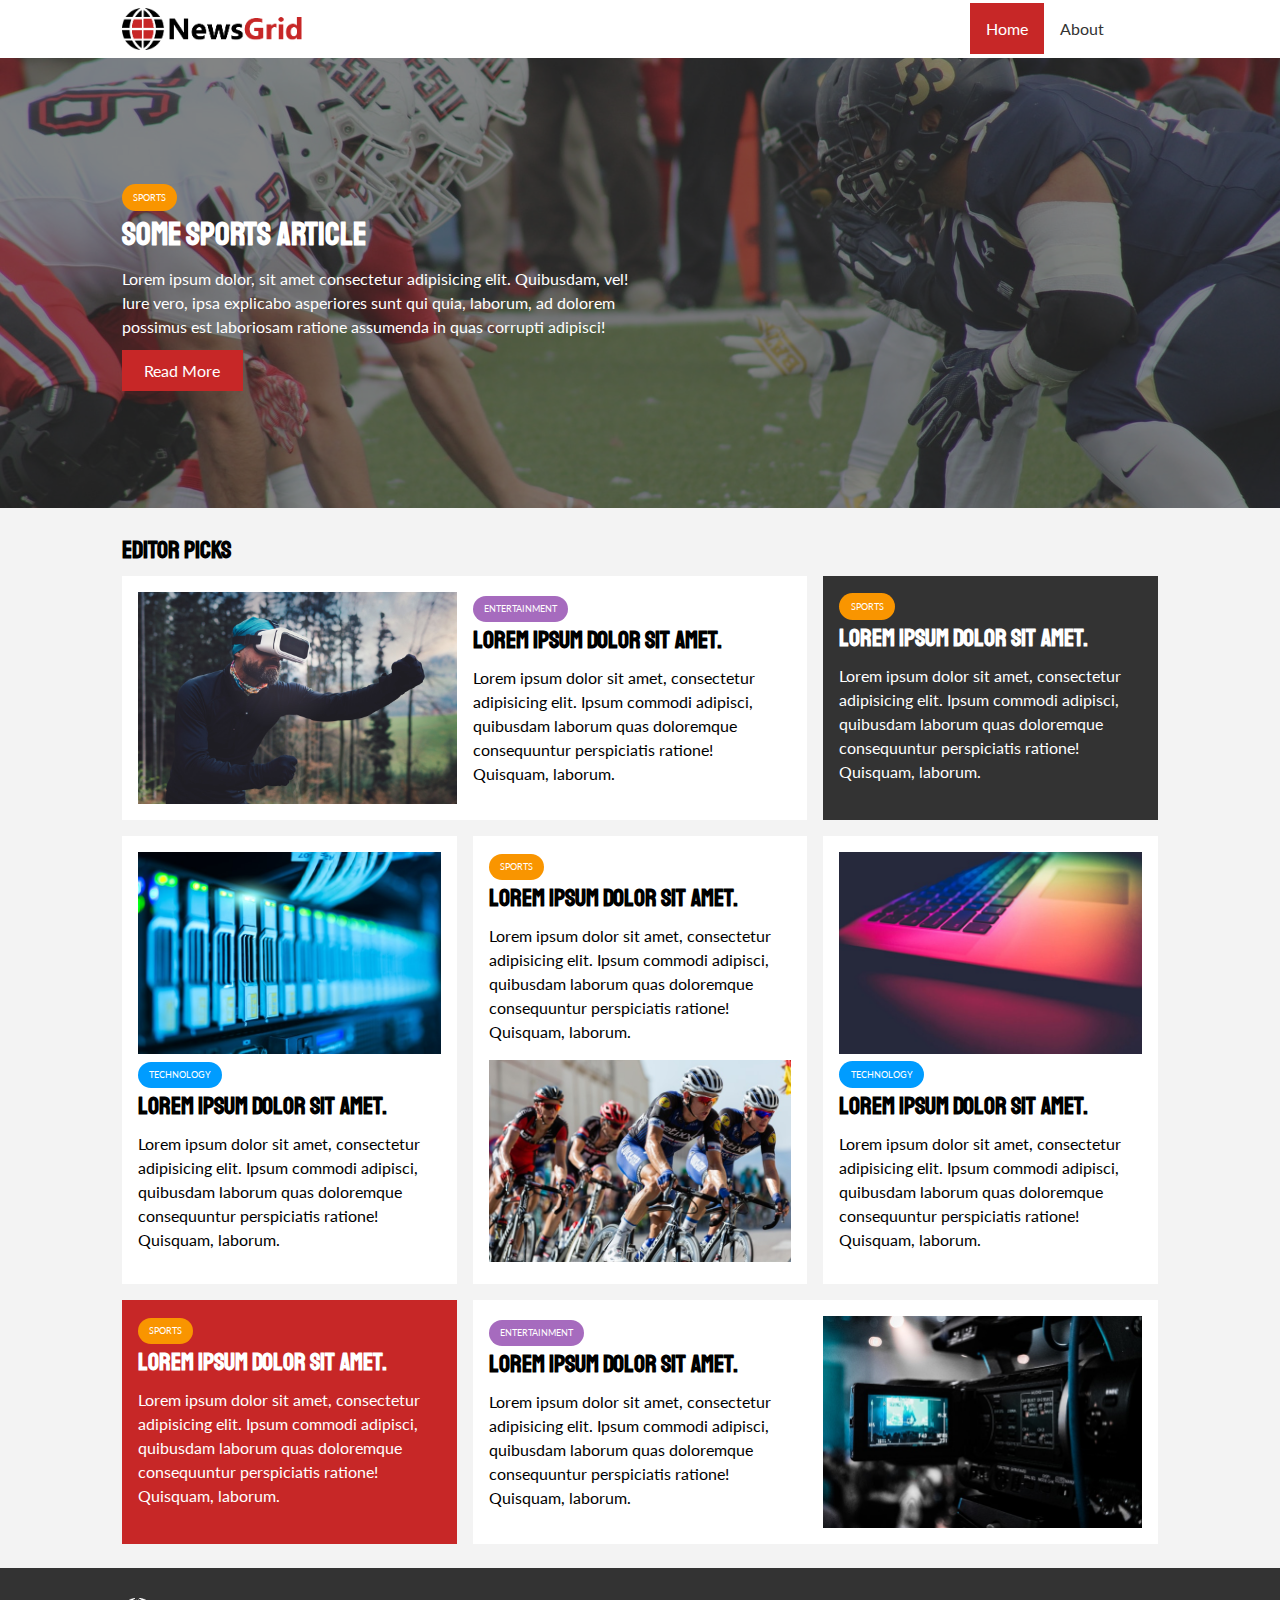
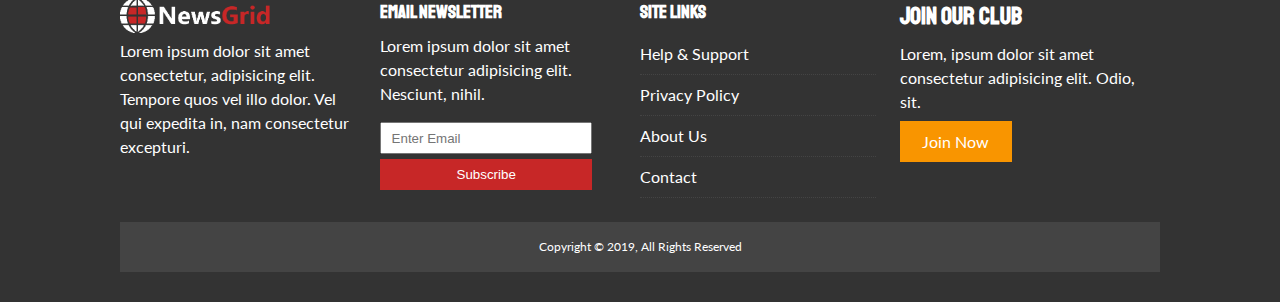
<file: index.html>
<!DOCTYPE html>
<html lang="en">
  <head>
    <meta charset="UTF-8" />
    <meta http-equiv="X-UA-Compatible" content="IE=edge" />
    <meta name="viewport" content="width=device-width, initial-scale=1.0" />
    <title>NewsGrid | Latest News</title>
    <link
      rel="stylesheet"
      href="https://cdnjs.cloudflare.com/ajax/libs/font-awesome/6.1.1/css/all.min.css"
      integrity="sha512-KfkfwYDsLkIlwQp6LFnl8zNdLGxu9YAA1QvwINks4PhcElQSvqcyVLLD9aMhXd13uQjoXtEKNosOWaZqXgel0g=="
      crossorigin="anonymous"
      referrerpolicy="no-referrer"
    />

    <link rel="stylesheet" href="./css/style.css" />
    <link rel="stylesheet" href="./css/mobile.css" />
    <link rel="shortcut icon" type="image/x-icon" href="/favicon.ico" />
  </head>
  <body>
    <nav id="main-nav">
      <div class="content">
        <img src="./images/logo.png" alt="NewsGrid" class="logo" />
        <div class="social">
          <a href="http://facebook.com" target="_black"
            ><i class="fa-brands fa-facebook-square fa-2x"></i
          ></a>
          <a href="http://twitter.com" target="_black"
            ><i class="fa-brands fa-twitter-square fa-2x"></i
          ></a>
          <a href="http://instagram.com" target="_black"
            ><i class="fa-brands fa-instagram-square fa-2x"></i
          ></a>
          <a href="http://youtube.com" target="_black"
            ><i class="fa-brands fa-youtube-square fa-2x"></i
          ></a>
        </div>
        <ul>
          <li><a class="current" href="index.html">Home</a></li>
          <li><a href="about.html">About</a></li>
        </ul>
      </div>
    </nav>

    <!-- Show-content -->

    <header id="show-content">
      <div class="content">
        <div class="show-content-container">
          <div class="category sports-category">SPORTS</div>
          <h1>SOME SPORTS ARTICLE</h1>
          <p>
            Lorem ipsum dolor, sit amet consectetur adipisicing elit. Quibusdam,
            vel! Iure vero, ipsa explicabo asperiores sunt qui quia, laborum, ad
            dolorem possimus est laboriosam ratione assumenda in quas corrupti
            adipisci!
          </p>
          <a href="article.html" class="btn">Read More</a>
        </div>
      </div>
    </header>
    <!-- Home-Articles -->
    <section id="home-articles" class="py-1">
      <div class="content">
        <h2>EDITOR PICKS</h2>
        <div class="home-articles-container">
          <article class="card">
            <img src="./images/articles/ent1.jpg" alt="" />
            <div>
              <div class="category ent-category">ENTERTAINMENT</div>
              <h2>Lorem ipsum dolor sit amet.</h2>
              <p>
                Lorem ipsum dolor sit amet, consectetur adipisicing elit. Ipsum
                commodi adipisci, quibusdam laborum quas doloremque consequuntur
                perspiciatis ratione! Quisquam, laborum.
              </p>
            </div>
          </article>

          <article class="card bg-dark">
            <div class="category sports-category">SPORTS</div>
            <h2>Lorem ipsum dolor sit amet.</h2>
            <p>
              Lorem ipsum dolor sit amet, consectetur adipisicing elit. Ipsum
              commodi adipisci, quibusdam laborum quas doloremque consequuntur
              perspiciatis ratione! Quisquam, laborum.
            </p>
          </article>

          <article class="card">
            <img src="./images/articles/tech1.jpg" alt="" />
            <div>
              <div class="category tech-category">TECHNOLOGY</div>
              <h2>Lorem ipsum dolor sit amet.</h2>
              <p>
                Lorem ipsum dolor sit amet, consectetur adipisicing elit. Ipsum
                commodi adipisci, quibusdam laborum quas doloremque consequuntur
                perspiciatis ratione! Quisquam, laborum.
              </p>
            </div>
          </article>

          <article class="card">
            <div>
              <div class="category sports-category">SPORTS</div>
              <h2>Lorem ipsum dolor sit amet.</h2>
              <p>
                Lorem ipsum dolor sit amet, consectetur adipisicing elit. Ipsum
                commodi adipisci, quibusdam laborum quas doloremque consequuntur
                perspiciatis ratione! Quisquam, laborum.
              </p>
            </div>
            <img src="./images/articles/sports1.jpg" alt="" />
          </article>

          <article class="card">
            <img src="./images/articles/tech2.jpg" alt="" />
            <div>
              <div class="category tech-category">TECHNOLOGY</div>
              <h2>Lorem ipsum dolor sit amet.</h2>
              <p>
                Lorem ipsum dolor sit amet, consectetur adipisicing elit. Ipsum
                commodi adipisci, quibusdam laborum quas doloremque consequuntur
                perspiciatis ratione! Quisquam, laborum.
              </p>
            </div>
          </article>

          <article class="card bg-red">
            <div class="category sports-category">SPORTS</div>
            <h2>Lorem ipsum dolor sit amet.</h2>
            <p>
              Lorem ipsum dolor sit amet, consectetur adipisicing elit. Ipsum
              commodi adipisci, quibusdam laborum quas doloremque consequuntur
              perspiciatis ratione! Quisquam, laborum.
            </p>
          </article>

          <article class="card">
            <div>
              <div class="category ent-category">ENTERTAINMENT</div>
              <h2>Lorem ipsum dolor sit amet.</h2>
              <p>
                Lorem ipsum dolor sit amet, consectetur adipisicing elit. Ipsum
                commodi adipisci, quibusdam laborum quas doloremque consequuntur
                perspiciatis ratione! Quisquam, laborum.
              </p>
            </div>
            <img src="./images/articles/ent2.jpg" alt="" />
          </article>
        </div>
      </div>
    </section>
    <footer id="main-footer">
      <div class="content footer-container">
        <div>
          <img src="./images/logo_light.png" alt="" />
          <p>
            Lorem ipsum dolor sit amet consectetur, adipisicing elit. Tempore
            quos vel illo dolor. Vel qui expedita in, nam consectetur excepturi.
          </p>
        </div>
        <div>
          <h3>Email Newsletter</h3>
          <p>
            Lorem ipsum dolor sit amet consectetur adipisicing elit. Nesciunt,
            nihil.
          </p>
          <input type="email" placeholder="Enter Email" />
          <input type="submit" value="Subscribe" class="btn" />
        </div>
        <div class="list">
          <h3>Site Links</h3>
          <ul>
            <li><a href="#">Help & Support</a></li>
            <li><a href="#">Privacy Policy</a></li>
            <li><a href="#">About Us</a></li>
            <li><a href="#">Contact</a></li>
          </ul>
        </div>
        <div>
          <h2>Join Our Club</h2>
          <p>
            Lorem, ipsum dolor sit amet consectetur adipisicing elit. Odio, sit.
          </p>
          <a href="#" class="btn btn-yellow">Join Now</a>
        </div>
        <div><p>Copyright &copy; 2019, All Rights Reserved</p></div>
      </div>
    </footer>
  </body>
</html>
</file>
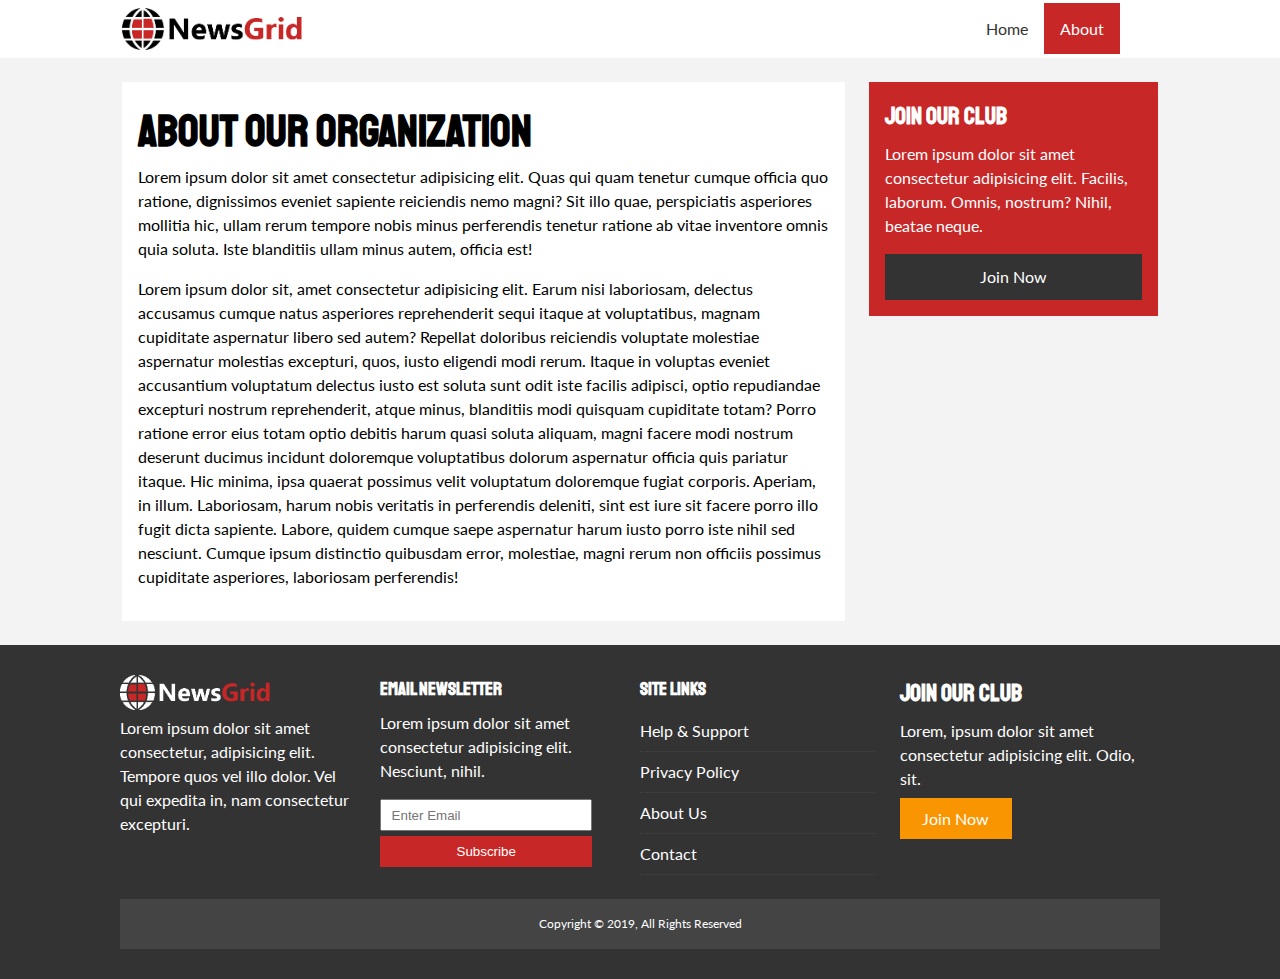
<file: about.html>
<!DOCTYPE html>
<html lang="en">
  <head>
    <meta charset="UTF-8" />
    <meta http-equiv="X-UA-Compatible" content="IE=edge" />
    <meta name="viewport" content="width=device-width, initial-scale=1.0" />
    <title>NewsGrid | About</title>
    <link
      rel="stylesheet"
      href="https://cdnjs.cloudflare.com/ajax/libs/font-awesome/6.1.1/css/all.min.css"
      integrity="sha512-KfkfwYDsLkIlwQp6LFnl8zNdLGxu9YAA1QvwINks4PhcElQSvqcyVLLD9aMhXd13uQjoXtEKNosOWaZqXgel0g=="
      crossorigin="anonymous"
      referrerpolicy="no-referrer"
    />

    <link rel="stylesheet" href="./css/style.css" />
    <link rel="stylesheet" href="./css/mobile.css" />
    <link rel="shortcut icon" type="image/x-icon" href="/favicon.ico" />
  </head>
  <body>
    <!-- Navbar -->
    <nav id="main-nav">
      <div class="content">
        <img src="./images/logo.png" alt="NewsGrid" class="logo" />
        <div class="social">
          <a href="http://facebook.com" target="_black"
            ><i class="fa-brands fa-facebook-square fa-2x"></i
          ></a>
          <a href="http://twitter.com" target="_black"
            ><i class="fa-brands fa-twitter-square fa-2x"></i
          ></a>
          <a href="http://instagram.com" target="_black"
            ><i class="fa-brands fa-instagram-square fa-2x"></i
          ></a>
          <a href="http://youtube.com" target="_black"
            ><i class="fa-brands fa-youtube-square fa-2x"></i
          ></a>
        </div>
        <ul>
          <li><a href="index.html">Home</a></li>
          <li><a class="current" href="about.html">About</a></li>
        </ul>
      </div>
    </nav>
    <!-- page-content -->
    <section id="about">
      <div class="content">
        <div class="page-container py-1">
          <article class="card">
            <h3 class="l-heading">About Our Organization</h3>
            <p>
              Lorem ipsum dolor sit amet consectetur adipisicing elit. Quas qui
              quam tenetur cumque officia quo ratione, dignissimos eveniet
              sapiente reiciendis nemo magni? Sit illo quae, perspiciatis
              asperiores mollitia hic, ullam rerum tempore nobis minus
              perferendis tenetur ratione ab vitae inventore omnis quia soluta.
              Iste blanditiis ullam minus autem, officia est!
            </p>
            <p>
              Lorem ipsum dolor sit, amet consectetur adipisicing elit. Earum
              nisi laboriosam, delectus accusamus cumque natus asperiores
              reprehenderit sequi itaque at voluptatibus, magnam cupiditate
              aspernatur libero sed autem? Repellat doloribus reiciendis
              voluptate molestiae aspernatur molestias excepturi, quos, iusto
              eligendi modi rerum. Itaque in voluptas eveniet accusantium
              voluptatum delectus iusto est soluta sunt odit iste facilis
              adipisci, optio repudiandae excepturi nostrum reprehenderit, atque
              minus, blanditiis modi quisquam cupiditate totam? Porro ratione
              error eius totam optio debitis harum quasi soluta aliquam, magni
              facere modi nostrum deserunt ducimus incidunt doloremque
              voluptatibus dolorum aspernatur officia quis pariatur itaque. Hic
              minima, ipsa quaerat possimus velit voluptatum doloremque fugiat
              corporis. Aperiam, in illum. Laboriosam, harum nobis veritatis in
              perferendis deleniti, sint est iure sit facere porro illo fugit
              dicta sapiente. Labore, quidem cumque saepe aspernatur harum iusto
              porro iste nihil sed nesciunt. Cumque ipsum distinctio quibusdam
              error, molestiae, magni rerum non officiis possimus cupiditate
              asperiores, laboriosam perferendis!
            </p>
          </article>
          <aside class="card bg-red">
            <h2>JOIN OUR CLUB</h2>
            <p>
              Lorem ipsum dolor sit amet consectetur adipisicing elit. Facilis,
              laborum. Omnis, nostrum? Nihil, beatae neque.
            </p>
            <a href="#" class="btn bg-dark btn-block">Join Now</a>
          </aside>
        </div>
      </div>
    </section>

    <!-- Footer -->

    <footer id="main-footer">
      <div class="content footer-container">
        <div>
          <img src="./images/logo_light.png" alt="" />
          <p>
            Lorem ipsum dolor sit amet consectetur, adipisicing elit. Tempore
            quos vel illo dolor. Vel qui expedita in, nam consectetur excepturi.
          </p>
        </div>
        <div>
          <h3>Email Newsletter</h3>
          <p>
            Lorem ipsum dolor sit amet consectetur adipisicing elit. Nesciunt,
            nihil.
          </p>
          <input type="email" placeholder="Enter Email" />
          <input type="submit" value="Subscribe" class="btn" />
        </div>
        <div class="list">
          <h3>Site Links</h3>
          <ul>
            <li><a href="#">Help & Support</a></li>
            <li><a href="#">Privacy Policy</a></li>
            <li><a href="#">About Us</a></li>
            <li><a href="#">Contact</a></li>
          </ul>
        </div>
        <div>
          <h2>Join Our Club</h2>
          <p>
            Lorem, ipsum dolor sit amet consectetur adipisicing elit. Odio, sit.
          </p>
          <a href="#" class="btn btn-yellow">Join Now</a>
        </div>
        <div><p>Copyright &copy; 2019, All Rights Reserved</p></div>
      </div>
    </footer>
  </body>
</html>
</file>
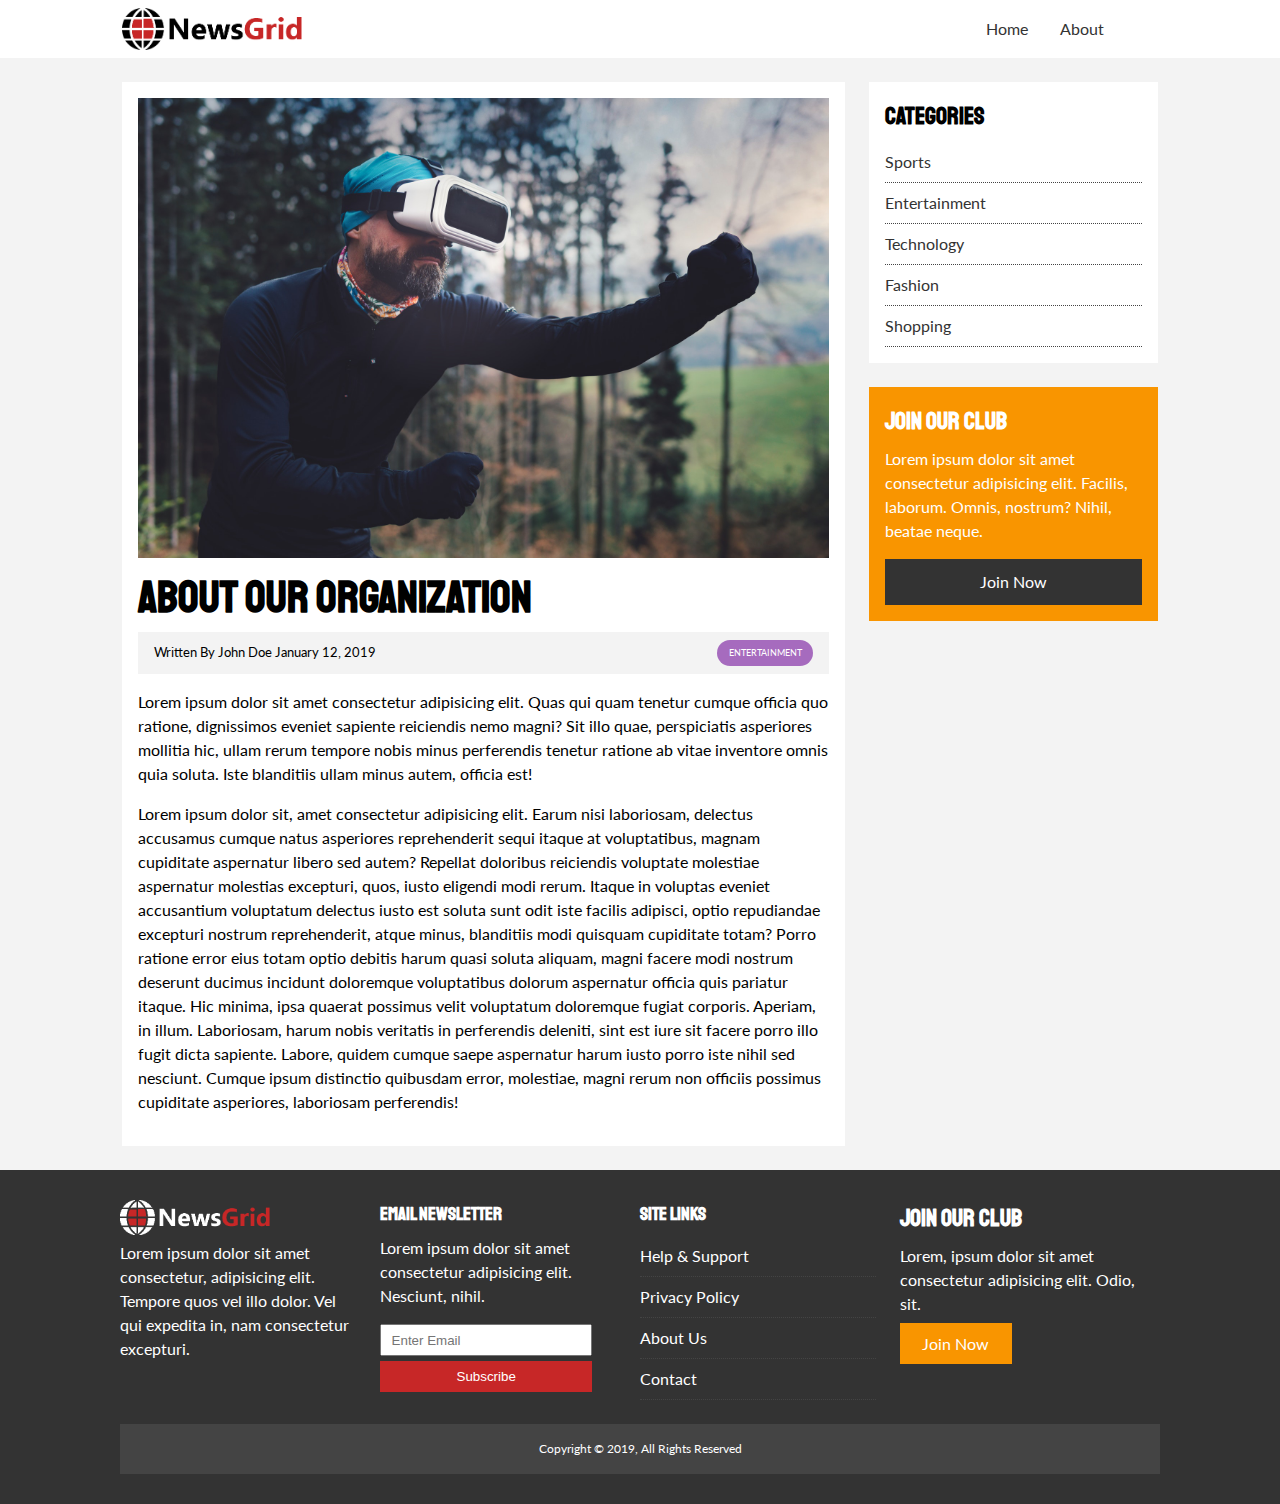
<file: article.html>
<!DOCTYPE html>
<html lang="en">
  <head>
    <meta charset="UTF-8" />
    <meta http-equiv="X-UA-Compatible" content="IE=edge" />
    <meta name="viewport" content="width=device-width, initial-scale=1.0" />
    <title>NewsGrid | Latest News</title>
    <link
      rel="stylesheet"
      href="https://cdnjs.cloudflare.com/ajax/libs/font-awesome/6.1.1/css/all.min.css"
      integrity="sha512-KfkfwYDsLkIlwQp6LFnl8zNdLGxu9YAA1QvwINks4PhcElQSvqcyVLLD9aMhXd13uQjoXtEKNosOWaZqXgel0g=="
      crossorigin="anonymous"
      referrerpolicy="no-referrer"
    />

    <link rel="stylesheet" href="./css/style.css" />
    <link rel="stylesheet" href="./css/mobile.css" />
    <link rel="shortcut icon" type="image/x-icon" href="/favicon.ico" />
  </head>
  <body>
    <!-- Navbar -->
    <nav id="main-nav">
      <div class="content">
        <img src="./images/logo.png" alt="NewsGrid" class="logo" />
        <div class="social">
          <a href="http://facebook.com" target="_black"
            ><i class="fa-brands fa-facebook-square fa-2x"></i
          ></a>
          <a href="http://twitter.com" target="_black"
            ><i class="fa-brands fa-twitter-square fa-2x"></i
          ></a>
          <a href="http://instagram.com" target="_black"
            ><i class="fa-brands fa-instagram-square fa-2x"></i
          ></a>
          <a href="http://youtube.com" target="_black"
            ><i class="fa-brands fa-youtube-square fa-2x"></i
          ></a>
        </div>
        <ul>
          <li><a href="index.html">Home</a></li>
          <li><a href="about.html">About</a></li>
        </ul>
      </div>
    </nav>
    <!-- page-content -->
    <section id="article-page">
      <div class="content">
        <div class="page-container py-1">
          <article class="card">
            <img src="./images/articles/ent1.jpg" src="" />
            <h3 class="l-heading">About Our Organization</h3>
            <div class="author">
              <div>
                <p>
                  <i class="fa-solid fa-user"></i> Written By John Doe January
                  12, 2019
                </p>
              </div>
              <div class="category ent-category">ENTERTAINMENT</div>
            </div>

            <p>
              Lorem ipsum dolor sit amet consectetur adipisicing elit. Quas qui
              quam tenetur cumque officia quo ratione, dignissimos eveniet
              sapiente reiciendis nemo magni? Sit illo quae, perspiciatis
              asperiores mollitia hic, ullam rerum tempore nobis minus
              perferendis tenetur ratione ab vitae inventore omnis quia soluta.
              Iste blanditiis ullam minus autem, officia est!
            </p>
            <p>
              Lorem ipsum dolor sit, amet consectetur adipisicing elit. Earum
              nisi laboriosam, delectus accusamus cumque natus asperiores
              reprehenderit sequi itaque at voluptatibus, magnam cupiditate
              aspernatur libero sed autem? Repellat doloribus reiciendis
              voluptate molestiae aspernatur molestias excepturi, quos, iusto
              eligendi modi rerum. Itaque in voluptas eveniet accusantium
              voluptatum delectus iusto est soluta sunt odit iste facilis
              adipisci, optio repudiandae excepturi nostrum reprehenderit, atque
              minus, blanditiis modi quisquam cupiditate totam? Porro ratione
              error eius totam optio debitis harum quasi soluta aliquam, magni
              facere modi nostrum deserunt ducimus incidunt doloremque
              voluptatibus dolorum aspernatur officia quis pariatur itaque. Hic
              minima, ipsa quaerat possimus velit voluptatum doloremque fugiat
              corporis. Aperiam, in illum. Laboriosam, harum nobis veritatis in
              perferendis deleniti, sint est iure sit facere porro illo fugit
              dicta sapiente. Labore, quidem cumque saepe aspernatur harum iusto
              porro iste nihil sed nesciunt. Cumque ipsum distinctio quibusdam
              error, molestiae, magni rerum non officiis possimus cupiditate
              asperiores, laboriosam perferendis!
            </p>
          </article>
          <aside class="card list">
            <h2>Categories</h2>
            <ul>
              <li>
                <a href="#"><i class="fa-solid fa-chevron-right"></i> Sports</a>
              </li>
              <li>
                <a href="#"
                  ><i class="fa-solid fa-chevron-right"></i> Entertainment</a
                >
              </li>
              <li>
                <a href="#"
                  ><i class="fa-solid fa-chevron-right"></i> Technology</a
                >
              </li>
              <li>
                <a href="#"
                  ><i class="fa-solid fa-chevron-right"></i> Fashion</a
                >
              </li>
              <li>
                <a href="#"
                  ><i class="fa-solid fa-chevron-right"></i> Shopping</a
                >
              </li>
            </ul>
          </aside>
          <aside class="card bg-yellow">
            <h2>JOIN OUR CLUB</h2>
            <p>
              Lorem ipsum dolor sit amet consectetur adipisicing elit. Facilis,
              laborum. Omnis, nostrum? Nihil, beatae neque.
            </p>
            <a href="#" class="btn bg-dark btn-block">Join Now</a>
          </aside>
        </div>
      </div>
    </section>

    <!-- Footer -->

    <footer id="main-footer">
      <div class="content footer-container">
        <div>
          <img src="./images/logo_light.png" alt="" />
          <p>
            Lorem ipsum dolor sit amet consectetur, adipisicing elit. Tempore
            quos vel illo dolor. Vel qui expedita in, nam consectetur excepturi.
          </p>
        </div>
        <div>
          <h3>Email Newsletter</h3>
          <p>
            Lorem ipsum dolor sit amet consectetur adipisicing elit. Nesciunt,
            nihil.
          </p>
          <input type="email" placeholder="Enter Email" />
          <input type="submit" value="Subscribe" class="btn" />
        </div>
        <div class="list">
          <h3>Site Links</h3>
          <ul>
            <li><a href="#">Help & Support</a></li>
            <li><a href="#">Privacy Policy</a></li>
            <li><a href="#">About Us</a></li>
            <li><a href="#">Contact</a></li>
          </ul>
        </div>
        <div>
          <h2>Join Our Club</h2>
          <p>
            Lorem, ipsum dolor sit amet consectetur adipisicing elit. Odio, sit.
          </p>
          <a href="#" class="btn btn-yellow">Join Now</a>
        </div>
        <div><p>Copyright &copy; 2019, All Rights Reserved</p></div>
      </div>
    </footer>
  </body>
</html>
</file>
<file: css/style.css>
/* Fonts */
@import url("https://fonts.googleapis.com/css2?family=Lato&family=Staatliches&display=swap");

/* Variables */
:root {
  --dark-color: #333;
  --primary-color: #c72727;
  --secondary-color: #f99500;
  --light-color: #f3f3f3;
}
.category {
  --sports-color: #f99500;
  --ent-color: #a66bbe;
  --tech-color: #009cff;
}
/* General Styling */
* {
  padding: 0;
  margin: 0;
  box-sizing: border-box;
}

body {
  line-height: 1.5;
  font-family: Lato, sans-serif;
  background-color: var(--light-color);
}

h1,
h2,
h3,
h4,
h5,
h6 {
  font-family: Staatliches, cursive;
  margin-bottom: 0.5rem;
}

img {
  width: 100%;
}

p {
  margin-bottom: 1rem;
}

/* utilities */

.content {
  padding: 0.5rem 2rem;
  max-width: var(--max-width);
  overflow: hidden;
  max-width: 1100px;
  margin: auto;
}

.category {
  display: inline-block;
  font-size: 9px;
  padding: 0.4rem 0.7rem;
  color: white;
  border-radius: 15px;
}

.sports-category {
  background-color: var(--sports-color);
}
.ent-category {
  background-color: var(--ent-color);
}
.tech-category {
  background-color: var(--tech-color);
}

.btn {
  padding: 0.7rem 1.4rem;
  background-color: var(--primary-color);
  color: white;
  text-decoration: none;
  border: none;
}

.btn-yellow {
  background: var(--secondary-color);
}

.btn:hover {
  opacity: 0.9;
}

.btn-block {
  display: block;
  text-align: center;
}

.card {
  padding: 1rem;
  background: #fff;
  align-items: center;
}

.bg-dark {
  background: #333;
  color: #fff;
}

.bg-red {
  background: var(--primary-color);
  color: #fff;
}

.bg-yellow {
  background: var(--secondary-color);
  color: #fff;
}

.py-1 {
  padding: 1rem 0;
}

.l-heading {
  font-size: 45px;
  margin-bottom: 0;
}

.author {
  display: flex;
  flex-direction: row;
  background-color: var(--light-color);
  font-size: small;
  justify-content: space-between;
  align-items: center;
  padding: 0.5rem 1rem;
  margin-bottom: 1rem;
}
.author > div > p {
  margin-bottom: 0;
}

/* page-container with grid */
.page-container {
  display: grid;
  grid-template-columns: 5fr 2fr;
  grid-gap: 1.5rem;
}
.page-container > *:first-child {
  grid-row: 1 / span 3;
}

/* Navbar */
#main-nav {
  background: white;
  position: sticky;
  top: 0;
  z-index: 3;
}

#main-nav .content {
  display: grid;
  grid-template-columns: 6fr 3fr 2fr;
  justify-content: center;
  align-items: center;
  margin: auto;
}

.list ul li {
  list-style: none;
  padding: 0.5rem;
  border-bottom: 1px #444 dotted;
  padding-left: 0;
}

.list ul li a {
  text-decoration: none;
  color: #fff;
}
.list ul li a:hover {
  color: var(--primary-color) !important;
}

/* logo */

#main-nav .content img {
  width: 180px;
  justify-self: start;
}

/* social */

#main-nav .content .social a {
  color: grey;
  padding: 0 0.2rem;
}

/* pages-navigation */
#main-nav .content ul {
  list-style: none;
  display: flex;
}

#main-nav .content ul li a {
  text-decoration: none;
  padding: 1rem 1rem;
  color: #333;
}

#main-nav .content ul li a.current {
  background: var(--primary-color);
  color: white;
}

#main-nav .content ul li a:hover {
  background: var(--light-color);
  color: var(--dark-color);
}

/* Show-Content */

#show-content {
  background: #333;
  position: relative;
}

#show-content::before {
  content: "";
  top: 0;
  left: 0;
  position: absolute;
  background: url(../images/featured.jpg) center center/cover no-repeat;
  width: 100%;
  height: 100%;
  opacity: 0.4;
}

#show-content .content {
  color: white;
  position: relative;
  z-index: 2;
  height: 50vh;
  display: grid;
  grid-template-columns: repeat(2, 1fr);
  justify-content: center;
  align-items: center;
}

#show-content .content .show-content-container p {
  margin-bottom: 20px;
}

/* Home-Articles */
#home-articles .home-articles-container {
  display: grid;
  grid-template-columns: repeat(3, 1fr);
  grid-gap: 1rem;
}

#home-articles .home-articles-container > article:first-child,
#home-articles .home-articles-container > article:last-child {
  display: grid;
  grid-template-columns: repeat(2, 1fr);
  grid-column: 1 / span 2;
  grid-gap: 1rem;
}
#home-articles .home-articles-container > article:last-child {
  grid-column: 2 / span 2;
}

/* Main-footer */

#main-footer {
  background: var(--dark-color);
  color: #fff;
}

#main-footer .footer-container {
  display: grid;
  grid-template-columns: repeat(4, 1fr);
  grid-gap: 1.5rem;
  padding: 30px 30px;
}

#main-footer .footer-container img {
  width: 150px;
}

#main-footer .footer-container > *:last-child {
  grid-column: 1 / span3;
  background-color: #444;
  text-align: center;
  padding: 0.5rem;
  font-size: 12px;
  align-items: center;
  justify-content: center;
}
#main-footer .footer-container > *:last-child p {
  margin: 0;
  padding: 0.5rem;
}

#main-footer .footer-container input[type="email"] {
  padding: 0.4rem 0.6rem;
  width: 90%;
  margin-bottom: 0.3rem;
}

#main-footer .footer-container input[type="submit"] {
  width: 90%;
  padding: 0.5rem 0.5rem;
}

/* aside-category in article pages */

#article-page .list a {
  color: #333;
}
</file>
<file: css/mobile.css>
/* Tablets */

@media (max-width: 762px) {
  /* nav-bar */
  #main-nav .social {
    display: none;
  }

  #main-nav .content {
    grid-template-columns: 1fr;
  }

  #main-nav .content img,
  #main-nav .content ul {
    justify-self: center;
    margin-bottom: 0.9rem;
  }
  #main-nav .content ul li a {
    padding: 0.5rem;
  }

  /* Home-Articles */
  #home-articles .home-articles-container {
    grid-template-columns: repeat(2, 1fr);
  }

  #home-articles .home-articles-container > article:first-child,
  #home-articles .home-articles-container > article:last-child {
    grid-template-columns: 1fr;
    grid-column: 1;
  }
}

/* Smart-Phones */

@media (max-width: 600px) {
  #show-content .content {
    grid-template-columns: 1fr;
  }
  #home-articles .home-articles-container {
    grid-template-columns: 1fr;
  }

  /* Footer */
  #main-footer .footer-container {
    grid-template-columns: 1fr;
  }
  #main-footer .footer-container > *:last-child {
    grid-column: 1;
  }
  #main-footer .footer-container * {
    padding-bottom: 20px;
  }
  #main-footer .footer-container > *:first-child,
  #main-footer .footer-container > *:nth-child(2) {
    border-bottom: 1px #444 dotted;
  }

  /* about & article pages */
  .page-container {
    grid-template-columns: 1fr;
  }
}
</file>
